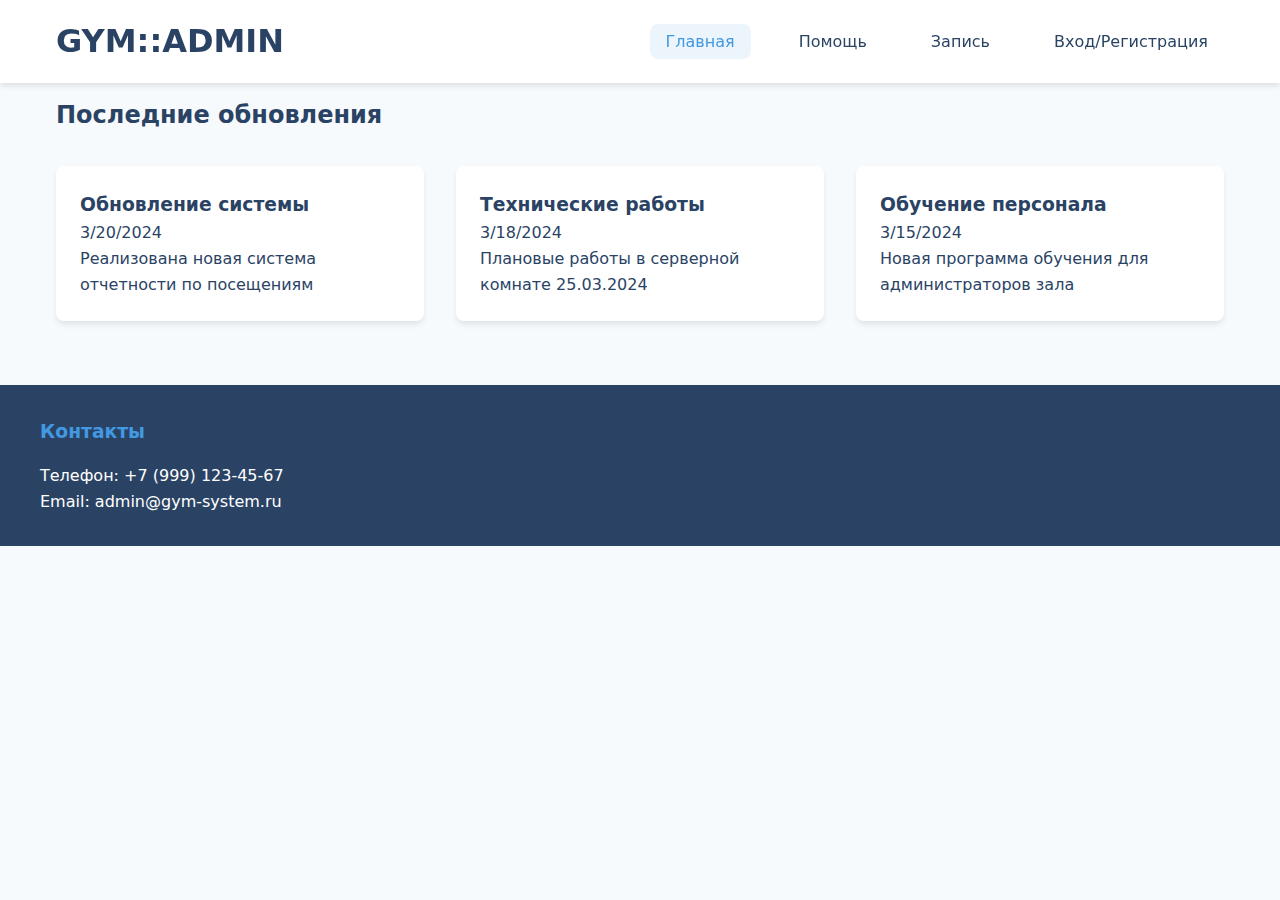
<file: index.html>
<!DOCTYPE html>
<html lang="ru">
<head>
    <meta charset="UTF-8">
    <meta name="viewport" content="width=device-width, initial-scale=1.0">
    <title>GYM Management System</title>
    <link rel="stylesheet" href="styles.css">
</head>
<body>
    <header class="main-header">
        <div class="header-content">
            <a href="index.html"><h1>GYM::ADMIN</h1></a>
            <nav class="main-nav">
                <button class="mobile-menu-toggle" aria-label="Открыть меню">☰</button>
                <ul class="nav-list">
                    <li><a href="#home" class="active">Главная</a></li>
                    <li><a href="#about">Помощь</a></li>
                    <li><a href="#booking">Запись</a></li>
                    <li><a href="#auth">Вход/Регистрация</a></li>
                </ul>
            </nav>
        </div>
    </header>

    <main class="content-grid">
        <section class="news-section">
            <h2 class="section-title">Последние обновления</h2>
            <div class="news-grid">
            </div>
        </section>
    </main>

    <footer class="main-footer">
        <div class="footer-grid">
            <div class="footer-section">
                <h3>Контакты</h3>
                <p>Телефон: +7 (999) 123-45-67</p>
                <p>Email: admin@gym-system.ru</p>
            </div>
        </div>
    </footer>
    <div id="authModal" class="modal">
        <div class="modal-content">
            <span class="close">&times;</span>
            <div id="loginForm">
                <h2>Вход в систему</h2>
                <form id="loginFormData">
                    <div class="form-group">
                        <label for="loginEmail">Email:</label>
                        <input type="email" id="loginEmail" required>
                    </div>
                    <div class="form-group">
                        <label for="loginPassword">Пароль:</label>
                        <input type="password" id="loginPassword" required>
                    </div>
                    <button type="submit" class="btn-primary">Войти</button>
                </form>
                <p class="auth-switch">Нет аккаунта? <a href="#" id="switchToRegister">Зарегистрироваться</a></p>
            </div>
    
            <div id="registerForm" class="hidden">
                <h2>Регистрация</h2>
                <form id="registerFormData">
                    <div class="form-group">
                        <label for="registerName">ФИО:</label>
                        <input type="text" id="registerName" required>
                    </div>
                    <div class="form-group">
                        <label for="registerEmail">Email:</label>
                        <input type="email" id="registerEmail" required>
                    </div>
                    <div class="form-group">
                        <label for="registerPassword">Пароль:</label>
                        <input type="password" id="registerPassword" required>
                    </div>
                    <button type="submit" class="btn-primary">Зарегистрироваться</button>
                </form>
                <p class="auth-switch">Уже есть аккаунт? <a href="#" id="switchToLogin">Войти</a></p>
            </div>
        </div>
    </div>
    <script src="js.js"></script>
</body>
</html>
</file>
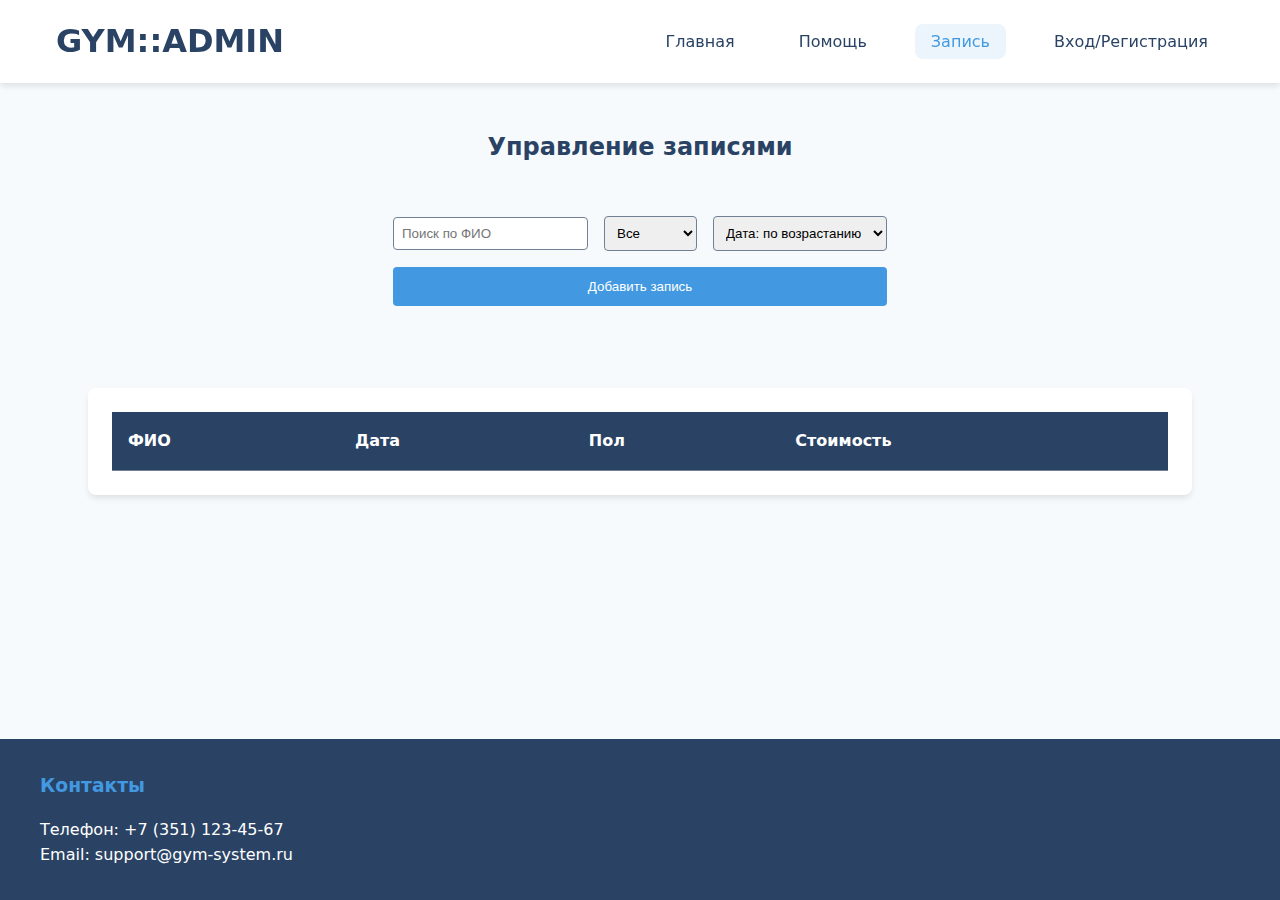
<file: booking.html>
<!DOCTYPE html>
<html lang="ru">
<head>
    <meta charset="UTF-8">
    <meta name="viewport" content="width=device-width, initial-scale=1.0">
    <title>Запись - GYM Management System</title>
    <link rel="stylesheet" href="styles.css">
</head>
<body>
    <header class="main-header">
        <div class="header-content">
            <a href="index.html"><h1>GYM::ADMIN</h1></a>
            <nav class="main-nav">
                <button class="mobile-menu-toggle" aria-label="Открыть меню">☰</button>
                <ul class="nav-list">
                    <li><a href="index.html">Главная</a></li>
                    <li><a href="help.html">Помощь</a></li>
                    <li><a href="booking.html" class="active">Запись</a></li>
                    <li><a href="#auth">Вход/Регистрация</a></li>
                </ul>
            </nav>
        </div>
    </header>

    <main class="content-grid">
        <section class="booking-section">
            <h2 class="section-title">Управление записями</h2>
            <div class="controls">
                <div class="search-filter">
                    <input type="text" id="searchInput" placeholder="Поиск по ФИО">
                    <select id="genderFilter">
                        <option value="">Все</option>
                        <option value="Мужской">Мужской</option>
                        <option value="Женский">Женский</option>
                    </select>
                    <select id="dateSort">
                        <option value="asc">Дата: по возрастанию</option>
                        <option value="desc">Дата: по убыванию</option>
                    </select>
                </div>
                <button id="addBookingBtn" class="btn-primary">Добавить запись</button>
            </div>

            <div class="bookings-list">
                <table id="bookingsTable">
                    <thead>
                        <tr>
                            <th>ФИО</th>
                            <th>Дата</th>
                            <th>Пол</th>
                            <th>Стоимость</th>
                        </tr>
                    </thead>
                    <tbody>
                    </tbody>
                </table>
            </div>
        </section>
    </main>

    <div id="addBookingModal" class="modal">
        <div class="modal-content">
            <span class="close">&times;</span>
            <h2>Добавить запись</h2>
            <form id="addBookingForm">
                <div class="form-group">
                    <label for="fullName">ФИО:</label>
                    <input type="text" id="fullName" required>
                </div>
                <div class="form-group">
                    <label for="bookingDate">Дата:</label>
                    <input type="date" id="bookingDate" required>
                </div>
                <div class="form-group">
                    <label for="gender">Пол:</label>
                    <select id="gender" required>
                        <option value="Мужской">Мужской</option>
                        <option value="Женский">Женский</option>
                    </select>
                </div>
                <div class="form-group">
                    <label for="price">Стоимость:</label>
                    <input type="number" id="price" required>
                </div>
                <button type="submit" class="btn-primary">Добавить</button>
            </form>
        </div>
    </div>

    <footer style="position: absolute; width: 100%; bottom: 0;" class="main-footer">
        <div class="footer-grid">
            <div class="footer-section">
                <h3>Контакты</h3>
                <p>Телефон: +7 (351) 123-45-67</p>
                <p>Email: support@gym-system.ru</p>
            </div>
        </div>
    </footer>
    <div id="authModal" class="modal">
        <div class="modal-content">
            <span class="close">&times;</span>
            <div id="loginForm">
                <h2>Вход в систему</h2>
                <form id="loginFormData">
                    <div class="form-group">
                        <label for="loginEmail">Email:</label>
                        <input type="email" id="loginEmail" required>
                    </div>
                    <div class="form-group">
                        <label for="loginPassword">Пароль:</label>
                        <input type="password" id="loginPassword" required>
                    </div>
                    <button type="submit" class="btn-primary">Войти</button>
                </form>
                <p class="auth-switch">Нет аккаунта? <a href="#" id="switchToRegister">Зарегистрироваться</a></p>
            </div>
    
            <div id="registerForm" class="hidden">
                <h2>Регистрация</h2>
                <form id="registerFormData">
                    <div class="form-group">
                        <label for="registerName">ФИО:</label>
                        <input type="text" id="registerName" required>
                    </div>
                    <div class="form-group">
                        <label for="registerEmail">Email:</label>
                        <input type="email" id="registerEmail" required>
                    </div>
                    <div class="form-group">
                        <label for="registerPassword">Пароль:</label>
                        <input type="password" id="registerPassword" required>
                    </div>
                    <button type="submit" class="btn-primary">Зарегистрироваться</button>
                </form>
                <p class="auth-switch">Уже есть аккаунт? <a href="#" id="switchToLogin">Войти</a></p>
            </div>
        </div>
    </div>
    <script src="js.js"></script>
</body>
</html>
</file>
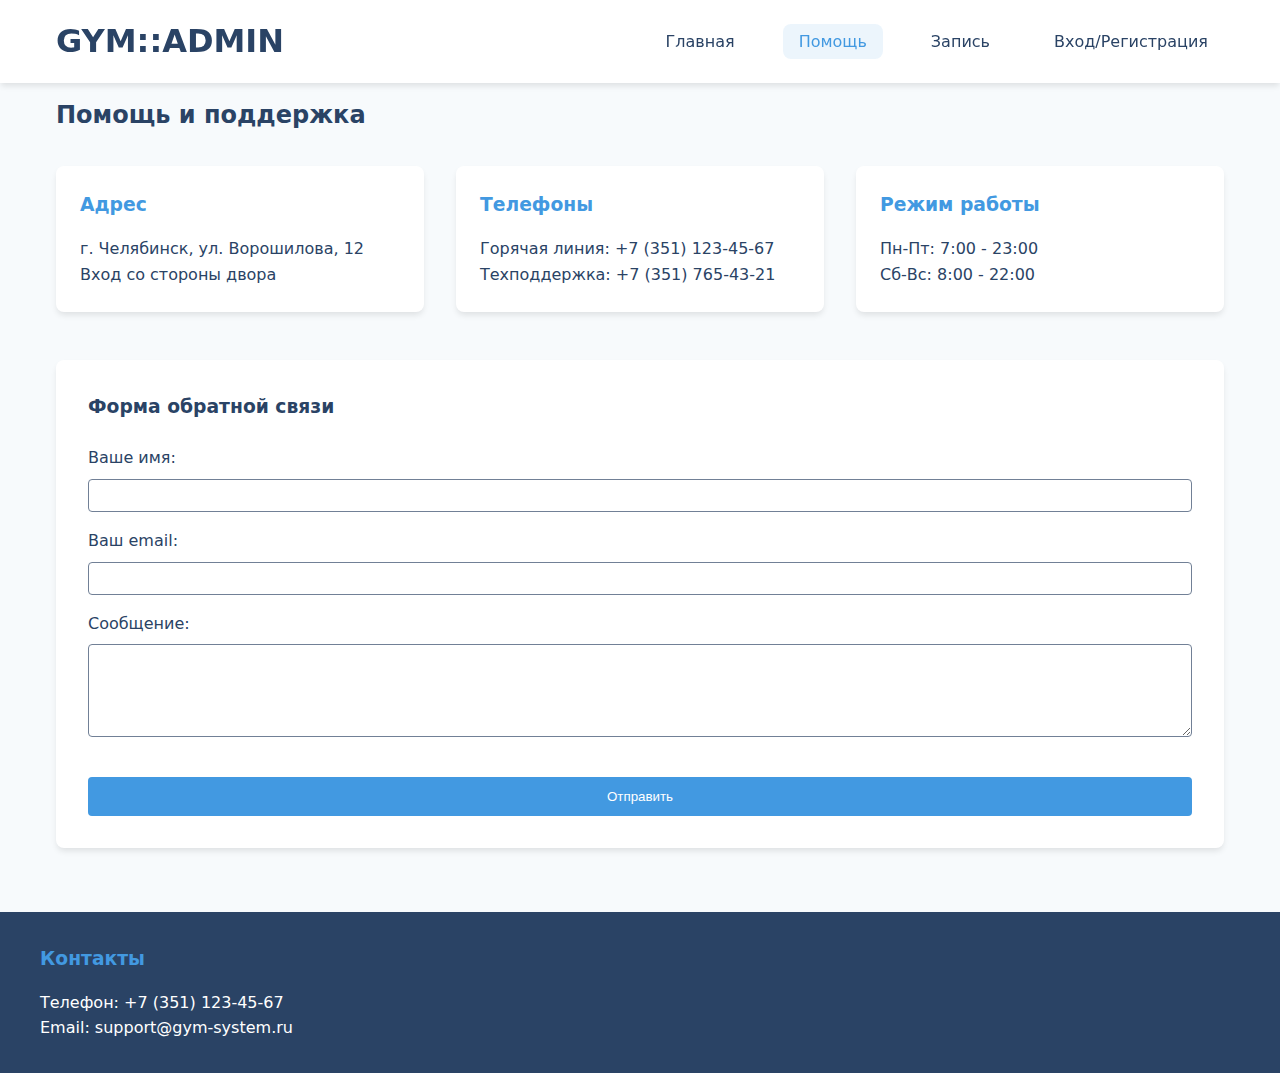
<file: help.html>
<!DOCTYPE html>
<html lang="ru">
<head>
    <meta charset="UTF-8">
    <meta name="viewport" content="width=device-width, initial-scale=1.0">
    <title>Помощь - GYM Management System</title>
    <link rel="stylesheet" href="styles.css">
</head>
<body>
    <header class="main-header">
        <div class="header-content">
            <a href="index.html"><h1>GYM::ADMIN</h1></a>
            <nav class="main-nav">
                <button class="mobile-menu-toggle" aria-label="Открыть меню">☰</button>
                <ul class="nav-list">
                    <li><a href="index.html">Главная</a></li>
                    <li><a href="help.html" class="active">Помощь</a></li>
                    <li><a href="booking.html">Запись</a></li>
                    <li><a href="#auth">Вход/Регистрация</a></li>
                </ul>
            </nav>
        </div>
    </header>

    <main class="content-grid">
        <section class="help-section">
            <h2 class="section-title">Помощь и поддержка</h2>
            
            <div class="contact-grid">
                <div class="contact-card">
                    <h3>Адрес</h3>
                    <p>г. Челябинск, ул. Ворошилова, 12</p>
                    <p>Вход со стороны двора</p>
                </div>

                <div class="contact-card">
                    <h3>Телефоны</h3>
                    <p>Горячая линия: +7 (351) 123-45-67</p>
                    <p>Техподдержка: +7 (351) 765-43-21</p>
                </div>

                <div class="contact-card">
                    <h3>Режим работы</h3>
                    <p>Пн-Пт: 7:00 - 23:00</p>
                    <p>Сб-Вс: 8:00 - 22:00</p>
                </div>
            </div>

            <div class="contact-form">
                <h3>Форма обратной связи</h3>
                <form id="feedbackForm">
                    <div class="form-group">
                        <label for="name">Ваше имя:</label>
                        <input type="text" id="name" name="name" required>
                    </div>
                    <div class="form-group">
                        <label for="email">Ваш email:</label>
                        <input type="email" id="email" name="email" required>
                    </div>
                    <div class="form-group">
                        <label for="message">Сообщение:</label>
                        <textarea id="message" name="message" rows="5" required></textarea>
                    </div>
                    <button type="submit" class="btn-primary">Отправить</button>
                </form>
            </div>
        </section>
    </main>

    <footer class="main-footer">
        <div class="footer-grid">
            <div class="footer-section">
                <h3>Контакты</h3>
                <p>Телефон: +7 (351) 123-45-67</p>
                <p>Email: support@gym-system.ru</p>
            </div>
        </div>
    </footer>
    <div id="authModal" class="modal">
        <div class="modal-content">
            <span class="close">&times;</span>
            <div id="loginForm">
                <h2>Вход в систему</h2>
                <form id="loginFormData">
                    <div class="form-group">
                        <label for="loginEmail">Email:</label>
                        <input type="email" id="loginEmail" required>
                    </div>
                    <div class="form-group">
                        <label for="loginPassword">Пароль:</label>
                        <input type="password" id="loginPassword" required>
                    </div>
                    <button type="submit" class="btn-primary">Войти</button>
                </form>
                <p class="auth-switch">Нет аккаунта? <a href="#" id="switchToRegister">Зарегистрироваться</a></p>
            </div>
    
            <div id="registerForm" class="hidden">
                <h2>Регистрация</h2>
                <form id="registerFormData">
                    <div class="form-group">
                        <label for="registerName">ФИО:</label>
                        <input type="text" id="registerName" required>
                    </div>
                    <div class="form-group">
                        <label for="registerEmail">Email:</label>
                        <input type="email" id="registerEmail" required>
                    </div>
                    <div class="form-group">
                        <label for="registerPassword">Пароль:</label>
                        <input type="password" id="registerPassword" required>
                    </div>
                    <button type="submit" class="btn-primary">Зарегистрироваться</button>
                </form>
                <p class="auth-switch">Уже есть аккаунт? <a href="#" id="switchToLogin">Войти</a></p>
            </div>
        </div>
    </div>
    <script src="js.js"></script>
</body>
</html>
</file>
<file: styles.css>
:root {
    --color-primary: #2A4365;
    --color-secondary: #718096;
    --color-accent: #4299E1;
    --color-background: #F7FAFC;
    --color-surface: #FFFFFF;
    --shadow-default: 0 4px 6px -1px rgba(0, 0, 0, 0.1);
}

* {
    margin: 0;
    padding: 0;
    box-sizing: border-box;
}

a {
    text-decoration: none;
}

h1 {
    color: var(--color-primary);
}

body {
    font-family: 'Segoe UI', system-ui, sans-serif;
    line-height: 1.6;
    background-color: var(--color-background);
    color: var(--color-primary);
}

.main-header {
    background: var(--color-surface);
    box-shadow: var(--shadow-default);
    position: fixed;
    width: 100%;
    top: 0;
    z-index: 1000;
}

.header-content {
    max-width: 1200px;
    margin: 0 auto;
    padding: 1rem;
    display: flex;
    justify-content: space-between;
    align-items: center;
}

.logo {
    font-size: 1.5rem;
    font-weight: 700;
    color: var(--color-accent);
}

.nav-list {
    display: flex;
    gap: 2rem;
    list-style: none;
}

.nav-list a {
    text-decoration: none;
    color: var(--color-primary);
    font-weight: 500;
    transition: color 0.3s ease;
    padding: 0.5rem 1rem;
    border-radius: 0.5rem;
}

.nav-list a:hover,
.nav-list a.active {
    color: var(--color-accent);
    background: rgba(66, 153, 225, 0.1);
}

.content-grid {
    max-width: 1200px;
    margin: 6rem auto 2rem;
    padding: 0 1rem;
}

.news-grid {
    display: grid;
    grid-template-columns: repeat(auto-fit, minmax(300px, 1fr));
    gap: 2rem;
    margin-top: 2rem;
}

.news-card {
    background: var(--color-surface);
    padding: 1.5rem;
    border-radius: 0.5rem;
    box-shadow: var(--shadow-default);
    transition: transform 0.3s ease;
}

.news-card:hover {
    transform: translateY(-5px);
}

.main-footer {
    background: var(--color-primary);
    color: white;
    padding: 2rem 1rem;
    margin-top: 4rem;
}

.footer-grid {
    max-width: 1200px;
    margin: 0 auto;
    display: grid;
    grid-template-columns: repeat(auto-fit, minmax(250px, 1fr));
    gap: 2rem;
}

.footer-section h3 {
    margin-bottom: 1rem;
    color: var(--color-accent);
}

.mobile-menu-toggle {
    display: none;
    background: none;
    border: none;
    color: var(--color-primary);
    font-size: 1.5rem;
    cursor: pointer;
}

.modal {
    display: none;
    position: fixed;
    top: 0;
    left: 0;
    width: 100%;
    height: 100%;
    background: rgba(0, 0, 0, 0.5);
    justify-content: center;
    align-items: center;
    z-index: 1001;
}

.modal-content {
    background: var(--color-surface);
    padding: 2rem;
    border-radius: 0.5rem;
    width: 100%;
    max-width: 400px;
    position: relative;
}

.close {
    position: absolute;
    top: 1rem;
    right: 1rem;
    font-size: 1.5rem;
    cursor: pointer;
}

.form-group {
    margin-bottom: 1rem;
}

.form-group label {
    display: block;
    margin-bottom: 0.5rem;
}

.form-group input {
    width: 100%;
    padding: 0.5rem;
    border: 1px solid var(--color-secondary);
    border-radius: 0.25rem;
}

.btn-primary {
    background: var(--color-accent);
    color: white;
    padding: 0.75rem 1.5rem;
    border: none;
    border-radius: 0.25rem;
    cursor: pointer;
    width: 100%;
    margin-top: 1rem;
}

.auth-switch {
    text-align: center;
    margin-top: 1rem;
}

.auth-switch a {
    color: var(--color-accent);
    text-decoration: none;
}

.hidden {
    display: none;
}

.contact-grid {
    display: grid;
    grid-template-columns: repeat(auto-fit, minmax(250px, 1fr));
    gap: 2rem;
    margin: 2rem 0;
}

.contact-card {
    background: var(--color-surface);
    padding: 1.5rem;
    border-radius: 0.5rem;
    box-shadow: var(--shadow-default);
}

.contact-card h3 {
    color: var(--color-accent);
    margin-bottom: 1rem;
}

.contact-form {
    margin-top: 3rem;
    background: var(--color-surface);
    padding: 2rem;
    border-radius: 0.5rem;
    box-shadow: var(--shadow-default);
}

.contact-form h3 {
    margin-bottom: 1.5rem;
    color: var(--color-primary);
}

.contact-form textarea {
    width: 100%;
    padding: 0.5rem;
    border: 1px solid var(--color-secondary);
    border-radius: 0.25rem;
    resize: vertical;
}

.booking-section {
    padding: 2rem;
}

.controls {
    display: flex;
    justify-content: space-between;
    align-items: center;
    margin-bottom: 2rem;
}

.search-filter {
    display: flex;
    gap: 1rem;
    align-items: center;
}

.search-filter input,
.search-filter select {
    padding: 0.5rem;
    border: 1px solid var(--color-secondary);
    border-radius: 0.25rem;
}

.controls {
  display: flex;
  flex-direction: column;
}

.booking-section {
    display: flex;
    flex-direction: column;
    align-items: center;
    gap: 50px;
}

.bookings-list {
    background: var(--color-surface);
    padding: 1.5rem;
    border-radius: 0.5rem;
    box-shadow: var(--shadow-default);
    width: 100%;
}

.bookings-list table {
    width: 100%;
    border-collapse: collapse;
}

.bookings-list th,
.bookings-list td {
    padding: 1rem;
    text-align: left;
    border-bottom: 1px solid var(--color-secondary);
}

.bookings-list th {
    background: var(--color-primary);
    color: white;
}

.bookings-list tr:hover {
    background: rgba(66, 153, 225, 0.1);
}

@media (max-width: 768px) {
    .nav-list {
        display: none;
        position: absolute;
        top: 100%;
        left: 0;
        right: 0;
        background: var(--color-surface);
        flex-direction: column;
        padding: 1rem;
        box-shadow: var(--shadow-default);
    }

    .nav-list.active {
        display: flex;
    }

    .mobile-menu-toggle {
        display: block;
    }

    .header-content {
        padding: 0.5rem;
    }
}
</file>
